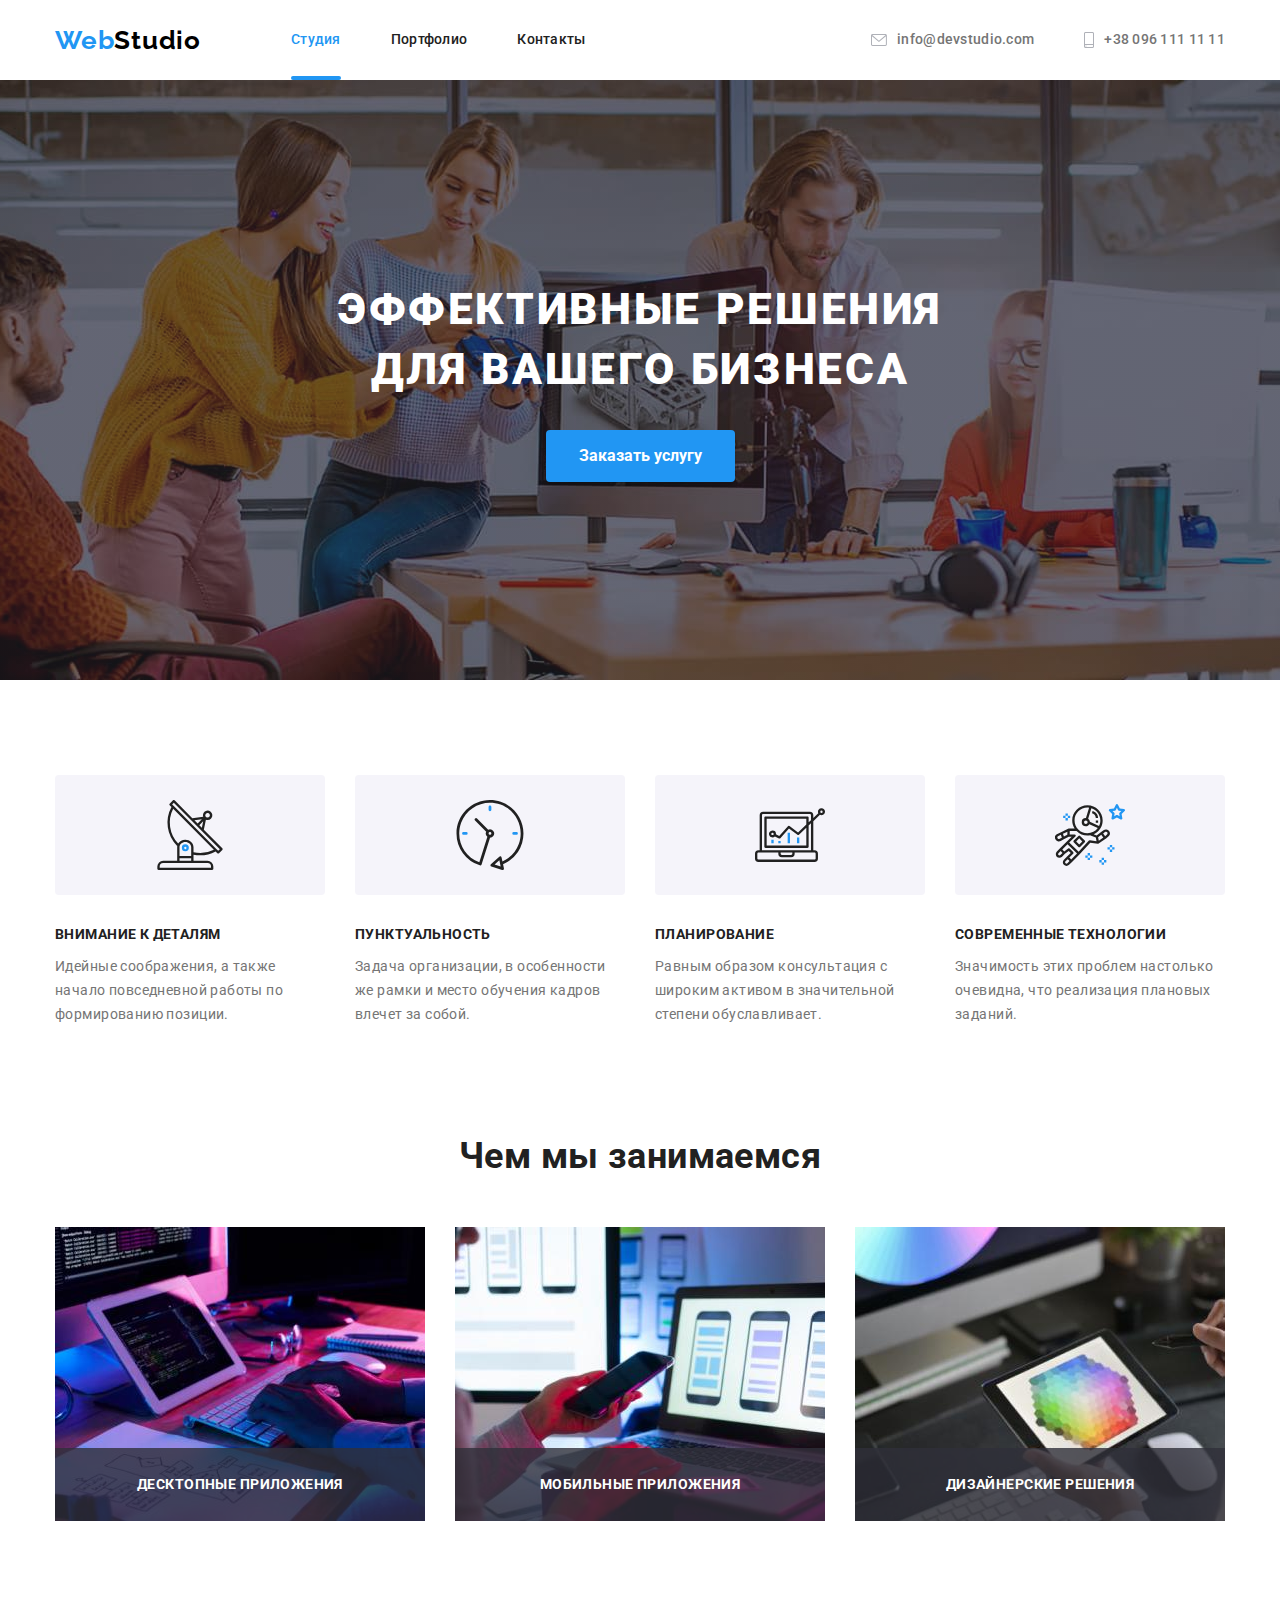
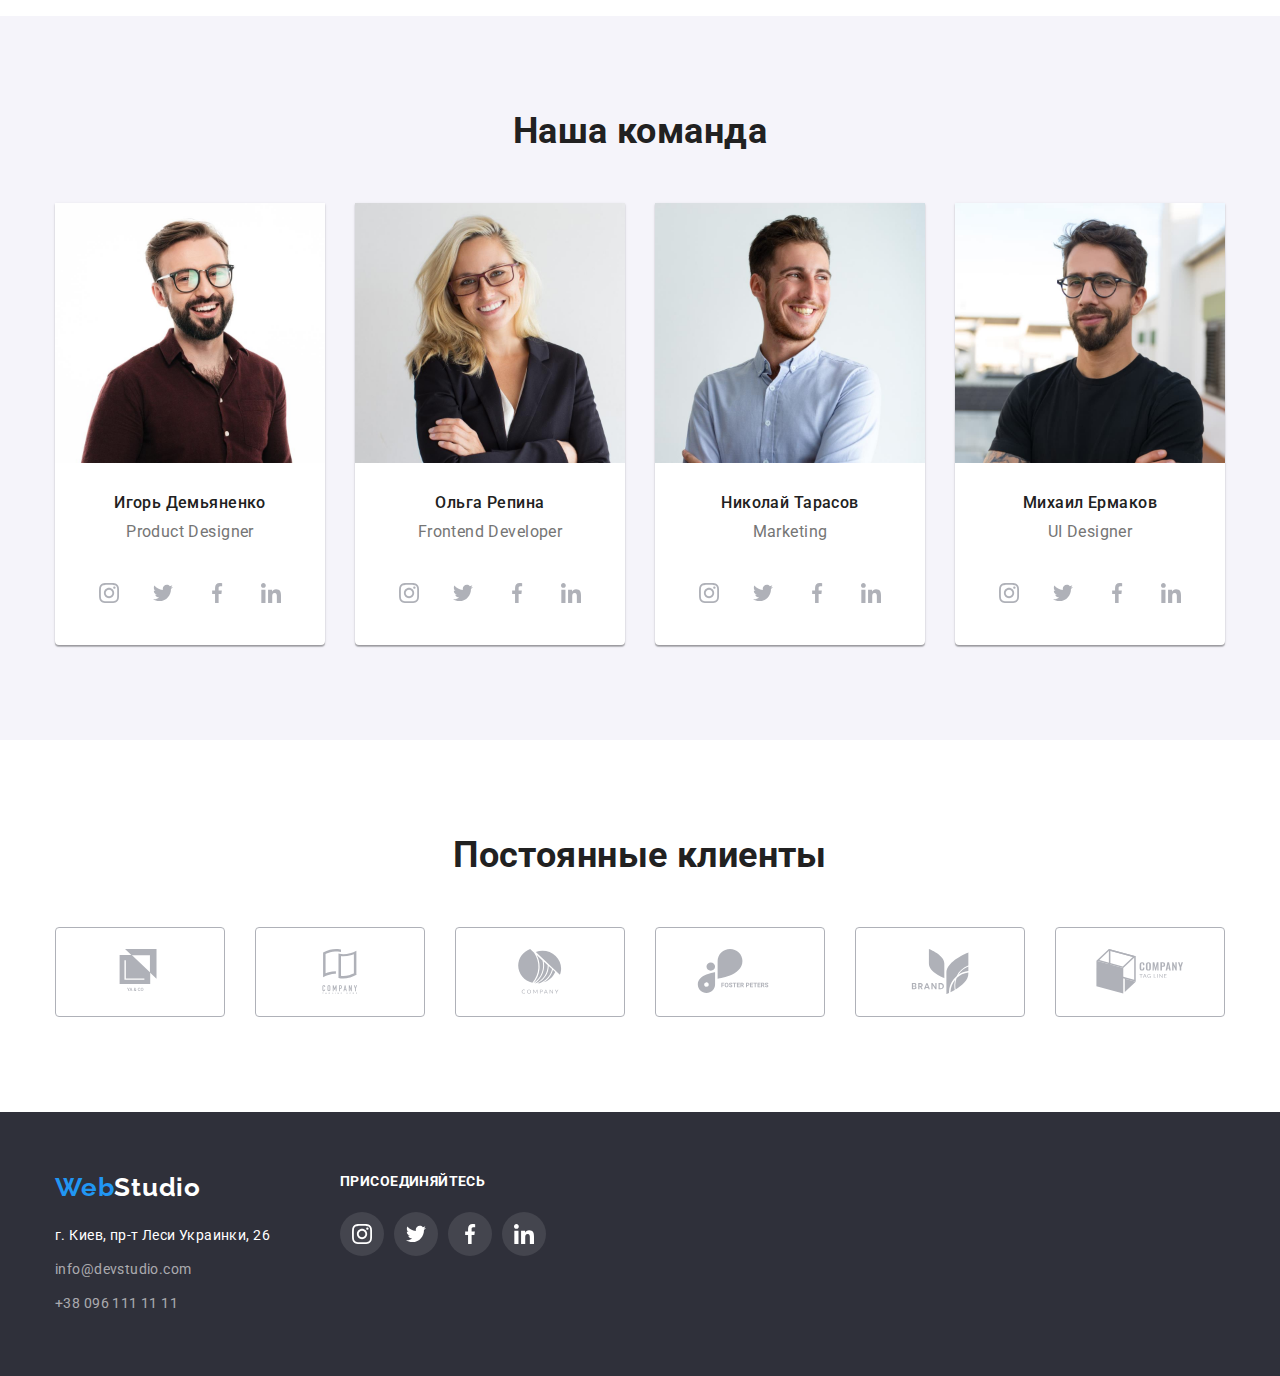
<file: index.html>
<!DOCTYPE html>
<html lang="ru">
  <head>
    <meta charset="UTF-8" />
    <meta name="viewport" content="width=device-width, initial-scale=1.0" />
    <title>WebStudio</title>
    <link
      href="https://fonts.googleapis.com/css2?family=Raleway:wght@700&family=Roboto:wght@400;500;700;900&display=swap"
      rel="stylesheet"
    />
    <link
      rel="stylesheet"
      href="https://cdnjs.cloudflare.com/ajax/libs/modern-normalize/1.0.0/modern-normalize.min.css"
    />
    <link rel="stylesheet" href="./CSS/style.css" />
  </head>
  <body>
    <!-- Шапка сайта -->
    <header class="header">
      <div class="container main-nav">
        <nav class="menu">
          <a href="./" class="link logo"><span>Web</span>Studio</a>
          <ul class="list">
            <li class="menu-item">
              <a href="./" class="link menu-item current">Студия</a>
            </li>
            <li class="menu-item">
              <a href="./portfolio.html" class="link menu-item">Портфолио</a>
            </li>
            <li class="menu-item">
              <a href="#contacts" class="link menu-item">Контакты</a>
            </li>
          </ul>
        </nav>
        <ul class="list cont">
          <li class="cont-item">
            <a href="mailto:info@devstudio.com" class="link contacts-header">
              <svg class="envelope-svg">
                <use href="./image/logo/sprite.svg#envelope"></use>
              </svg>
              info@devstudio.com</a
            >
          </li>
          <li class="cont-item">
            <a href="tel:+380961111111" class="link contacts-header">
              <svg class="smartphone-svg">
                <use href="./image/logo/sprite.svg#smartphone"></use>
              </svg>
              +38 096 111 11 11</a
            >
          </li>
        </ul>
      </div>
    </header>

    <main>
      <!-- Герой -->
      <section class="dark-bg hero overlay">
        <div class="container-hero">
          <h1 class="page-title">Эффективные решения для вашего бизнеса</h1>
          <button class="btn" title="button" data-modal-open>
            Заказать услугу
          </button>
        </div>
      </section>

      <!-- Наши преимущества -->
      <section class="section">
        <div class="container">
          <h2 class="visually-hidden">Наши преимущества</h2>
          <ul class="list grid">
            <li class="advantage-item">
              <h3 class="advantage-lable advantage-icon-1">
                Внимание к деталям
              </h3>
              <p>
                Идейные соображения, а также начало повседневной работы по
                формированию позиции.
              </p>
            </li>
            <li class="advantage-item advantage-icon-2">
              <h3 class="advantage-lable">Пунктуальность</h3>
              <p>
                Задача организации, в особенности же рамки и место обучения
                кадров влечет за собой.
              </p>
            </li>
            <li class="advantage-item advantage-icon-3">
              <h3 class="advantage-lable">Планирование</h3>
              <p>
                Равным образом консультация с широким активом в значительной
                степени обуславливает.
              </p>
            </li>
            <li class="advantage-item advantage-icon-4">
              <h3 class="advantage-lable">Современные технологии</h3>
              <p>
                Значимость этих проблем настолько очевидна, что реализация
                плановых заданий.
              </p>
            </li>
          </ul>
        </div>
      </section>

      <!-- Чем мы занимаемся -->
      <section class="section-example">
        <div class="container">
          <h2 class="section-title">Чем мы занимаемся</h2>
          <ul class="list grid">
            <li class="section-grid">
              <img
                src="./image/example-1.jpg"
                alt="Создание веб-сайта"
                width="370"
                height="294"
              />
              <div>
                <p class="advantage-lable">Десктопные приложения</p>
              </div>
            </li>
            <li class="section-grid">
              <img
                src="./image/example-2.jpg"
                alt="Создание мобильного приложения"
                width="370"
                height="294"
              />
              <div>
                <p class="advantage-lable">Мобильные приложения</p>
              </div>
            </li>
            <li class="section-grid">
              <img
                src="./image/example-3.jpg"
                alt="Графический дизайн"
                width="370"
                height="294"
              />
              <div>
                <p class="advantage-lable">Дизайнерские решения</p>
              </div>
            </li>
          </ul>
        </div>
      </section>

      <!-- Наша команда -->
      <section class="gray-bg section">
        <div class="container">
          <h2 class="section-title">Наша команда</h2>
          <ul class="list grid">
            <li class="card-grid">
              <img
                src="./image/people-1.jpg"
                alt="Игорь Демьяненко"
                width="270"
                height="260"
              />
              <h3 class="team-member">Игорь Демьяненко</h3>
              <p class="team-job" lang="en">Product Designer</p>
              <ul class="list join-list social-icons">
                <li class="join-item social-icons-item">
                  <a
                    href="http://instagram.com"
                    target="_blank"
                    rel="noopener noreferer"
                    aria-label="Instagram"
                    class="link social-icons-link"
                  >
                    <svg class="social-icons-svg">
                      <use href="./image/logo/sprite.svg#instagram"></use>
                    </svg>
                  </a>
                </li>
                <li class="join-item social-icons-item">
                  <a
                    href="http://twitter.com"
                    target="_blank"
                    rel="noopener noreferer"
                    aria-label="Twitter"
                    class="link social-icons-link"
                  >
                    <svg class="social-icons-svg">
                      <use href="./image/logo/sprite.svg#twitter"></use>
                    </svg>
                  </a>
                </li>
                <li class="join-item social-icons-item">
                  <a
                    href="http://facebook.com"
                    target="_blank"
                    rel="noopener noreferer"
                    aria-label="Facebook"
                    class="link social-icons-link"
                  >
                    <svg class="social-icons-svg">
                      <use href="./image/logo/sprite.svg#facebook"></use>
                    </svg>
                  </a>
                </li>
                <li class="join-item social-icons-item">
                  <a
                    href="http://linkedin.com"
                    target="_blank"
                    rel="noopener noreferer"
                    aria-label="Linkedin"
                    class="link social-icons-link"
                  >
                    <svg class="social-icons-svg">
                      <use href="./image/logo/sprite.svg#linkedin"></use>
                    </svg>
                  </a>
                </li>
              </ul>
            </li>

            <li class="card-grid">
              <img
                src="./image/people-2.jpg"
                alt="Ольга Репина"
                width="270"
                height="260"
              />
              <h3 class="team-member">Ольга Репина</h3>
              <p class="team-job" lang="en">Frontend Developer</p>
              <ul class="list join-list social-icons">
                <li class="join-item social-icons-item">
                  <a
                    href="http://instagram.com"
                    target="_blank"
                    rel="noopener noreferer"
                    aria-label="Instagram"
                    class="link social-icons-link"
                  >
                    <svg class="social-icons-svg">
                      <use href="./image/logo/sprite.svg#instagram"></use>
                    </svg>
                  </a>
                </li>
                <li class="join-item social-icons-item">
                  <a
                    href="http://twitter.com"
                    target="_blank"
                    rel="noopener noreferer"
                    aria-label="Twitter"
                    class="link social-icons-link"
                  >
                    <svg class="social-icons-svg">
                      <use href="./image/logo/sprite.svg#twitter"></use>
                    </svg>
                  </a>
                </li>
                <li class="join-item social-icons-item">
                  <a
                    href="http://facebook.com"
                    target="_blank"
                    rel="noopener noreferer"
                    aria-label="Facebook"
                    class="link social-icons-link"
                  >
                    <svg class="social-icons-svg">
                      <use href="./image/logo/sprite.svg#facebook"></use>
                    </svg>
                  </a>
                </li>
                <li class="join-item social-icons-item">
                  <a
                    href="http://linkedin.com"
                    target="_blank"
                    rel="noopener noreferer"
                    aria-label="Linkedin"
                    class="link social-icons-link"
                  >
                    <svg class="social-icons-svg">
                      <use href="./image/logo/sprite.svg#linkedin"></use>
                    </svg>
                  </a>
                </li>
              </ul>
            </li>

            <li class="card-grid">
              <img
                src="./image/people-3.jpg"
                alt="Николай Тарасов"
                width="270"
                height="260"
              />
              <h3 class="team-member">Николай Тарасов</h3>
              <p class="team-job" lang="en">Marketing</p>
              <ul class="list join-list social-icons">
                <li class="join-item social-icons-item">
                  <a
                    href="http://instagram.com"
                    target="_blank"
                    rel="noopener noreferer"
                    aria-label="Instagram"
                    class="link social-icons-link"
                  >
                    <svg class="social-icons-svg">
                      <use href="./image/logo/sprite.svg#instagram"></use>
                    </svg>
                  </a>
                </li>
                <li class="join-item social-icons-item">
                  <a
                    href="http://twitter.com"
                    target="_blank"
                    rel="noopener noreferer"
                    aria-label="Twitter"
                    class="link social-icons-link"
                  >
                    <svg class="social-icons-svg">
                      <use href="./image/logo/sprite.svg#twitter"></use>
                    </svg>
                  </a>
                </li>
                <li class="join-item social-icons-item">
                  <a
                    href="http://facebook.com"
                    target="_blank"
                    rel="noopener noreferer"
                    aria-label="Facebook"
                    class="link social-icons-link"
                  >
                    <svg class="social-icons-svg">
                      <use href="./image/logo/sprite.svg#facebook"></use>
                    </svg>
                  </a>
                </li>
                <li class="join-item social-icons-item">
                  <a
                    href="http://linkedin.com"
                    target="_blank"
                    rel="noopener noreferer"
                    aria-label="Linkedin"
                    class="link social-icons-link"
                  >
                    <svg class="social-icons-svg">
                      <use href="./image/logo/sprite.svg#linkedin"></use>
                    </svg>
                  </a>
                </li>
              </ul>
            </li>

            <li class="card-grid">
              <img
                src="./image/people-4.jpg"
                alt="Михаил Ермаков"
                width="270"
                height="260"
              />
              <h3 class="team-member">Михаил Ермаков</h3>
              <p class="team-job" lang="en">UI Designer</p>
              <ul class="list join-list social-icons">
                <li class="join-item social-icons-item">
                  <a
                    href="http://instagram.com"
                    target="_blank"
                    rel="noopener noreferer"
                    aria-label="Instagram"
                    class="link social-icons-link"
                  >
                    <svg class="social-icons-svg">
                      <use href="./image/logo/sprite.svg#instagram"></use>
                    </svg>
                  </a>
                </li>
                <li class="join-item social-icons-item">
                  <a
                    href="http://twitter.com"
                    target="_blank"
                    rel="noopener noreferer"
                    aria-label="Twitter"
                    class="link social-icons-link"
                  >
                    <svg class="social-icons-svg">
                      <use href="./image/logo/sprite.svg#twitter"></use>
                    </svg>
                  </a>
                </li>
                <li class="join-item social-icons-item">
                  <a
                    href="http://facebook.com"
                    target="_blank"
                    rel="noopener noreferer"
                    aria-label="Facebook"
                    class="link social-icons-link"
                  >
                    <svg class="social-icons-svg">
                      <use href="./image/logo/sprite.svg#facebook"></use>
                    </svg>
                  </a>
                </li>
                <li class="join-item social-icons-item">
                  <a
                    href="http://linkedin.com"
                    target="_blank"
                    rel="noopener noreferer"
                    aria-label="Linkedin"
                    class="link social-icons-link"
                  >
                    <svg class="social-icons-svg">
                      <use href="./image/logo/sprite.svg#linkedin"></use>
                    </svg>
                  </a>
                </li>
              </ul>
            </li>
          </ul>
        </div>
      </section>

      <!-- Постоянные клиенты -->
      <section class="section">
        <div class="container">
          <h2 class="section-title">Постоянные клиенты</h2>
          <ul class="list grid">
            <li class="clients-grid">
              <a href="" class="link clients-link">
                <svg class="clients-icons-svg">
                  <use href="./image/logo/sprite.svg#logo1"></use>
                </svg>
              </a>
            </li>
            <li class="clients-grid">
              <a href="" class="link clients-link">
                <svg class="clients-icons-svg">
                  <use href="./image/logo/sprite.svg#logo2"></use>
                </svg>
              </a>
            </li>
            <li class="clients-grid">
              <a href="" class="link clients-link">
                <svg class="clients-icons-svg">
                  <use href="./image/logo/sprite.svg#logo3"></use>
                </svg>
              </a>
            </li>
            <li class="clients-grid">
              <a href="" class="link clients-link">
                <svg class="clients-icons-svg">
                  <use href="./image/logo/sprite.svg#logo4"></use>
                </svg>
              </a>
            </li>
            <li class="clients-grid">
              <a href="" class="link clients-link">
                <svg class="clients-icons-svg">
                  <use href="./image/logo/sprite.svg#logo5"></use>
                </svg>
              </a>
            </li>
            <li class="clients-grid">
              <a href="" class="link clients-link">
                <svg class="clients-icons-svg">
                  <use href="./image/logo/sprite.svg#logo6"></use>
                </svg>
              </a>
            </li>
          </ul>
        </div>
      </section>
    </main>

    <!-- Подвал -->
    <footer id="contacts" class="dark-bg footer">
      <div class="container">
        <div>
          <a href="./" class="link logo"><span>Web</span>Studio</a>
          <address class="address">
            <ul class="list">
              <li class="list-item">
                <a
                  href="https://goo.gl/maps/w2ugVJ74QkEnHLpy7"
                  class="link contacts-adress"
                  >г. Киев, пр-т Леси Украинки, 26</a
                >
              </li>
              <li class="list-item">
                <a href="mailto:info@devstudio.com" class="link contacts-item"
                  >info@devstudio.com</a
                >
              </li>
              <li class="list-item">
                <a href="tel:+380961111111" class="link contacts-item"
                  >+38 096 111 11 11</a
                >
              </li>
            </ul>
          </address>
        </div>
        <div class="join">
          <p class="advantage-lable">присоединяйтесь</p>
          <ul class="list join-list social-icons">
            <li class="join-item social-icons-item">
              <a
                href="http://instagram.com"
                target="_blank"
                rel="noopener noreferer"
                aria-label="Instagram"
                class="link social-icons-link"
              >
                <svg class="social-icons-svg">
                  <use href="./image/logo/sprite.svg#instagram"></use>
                </svg>
              </a>
            </li>
            <li class="join-item social-icons-item">
              <a
                href="http://twitter.com"
                target="_blank"
                rel="noopener noreferer"
                aria-label="Twitter"
                class="link social-icons-link"
              >
                <svg class="social-icons-svg">
                  <use href="./image/logo/sprite.svg#twitter"></use>
                </svg>
              </a>
            </li>
            <li class="join-item social-icons-item">
              <a
                href="http://facebook.com"
                target="_blank"
                rel="noopener noreferer"
                aria-label="Facebook"
                class="link social-icons-link"
              >
                <svg class="social-icons-svg">
                  <use href="./image/logo/sprite.svg#facebook"></use>
                </svg>
              </a>
            </li>
            <li class="join-item social-icons-item">
              <a
                href="http://linkedin.com"
                target="_blank"
                rel="noopener noreferer"
                aria-label="Linkedin"
                class="link social-icons-link"
              >
                <svg class="social-icons-svg">
                  <use href="./image/logo/sprite.svg#linkedin"></use>
                </svg>
              </a>
            </li>
          </ul>
        </div>
      </div>
    </footer>

    <div class="backdrop is-hidden" data-modal>
      <div class="modal">
        <button data-modal-close class="btn-modal" title="button">
          <img src="./image/logo/close.svg" alt="&#10006;" width="11px" />
        </button>
      </div>
    </div>

    <script src="./js/modal.js"></script>
  </body>
</html>
</file>
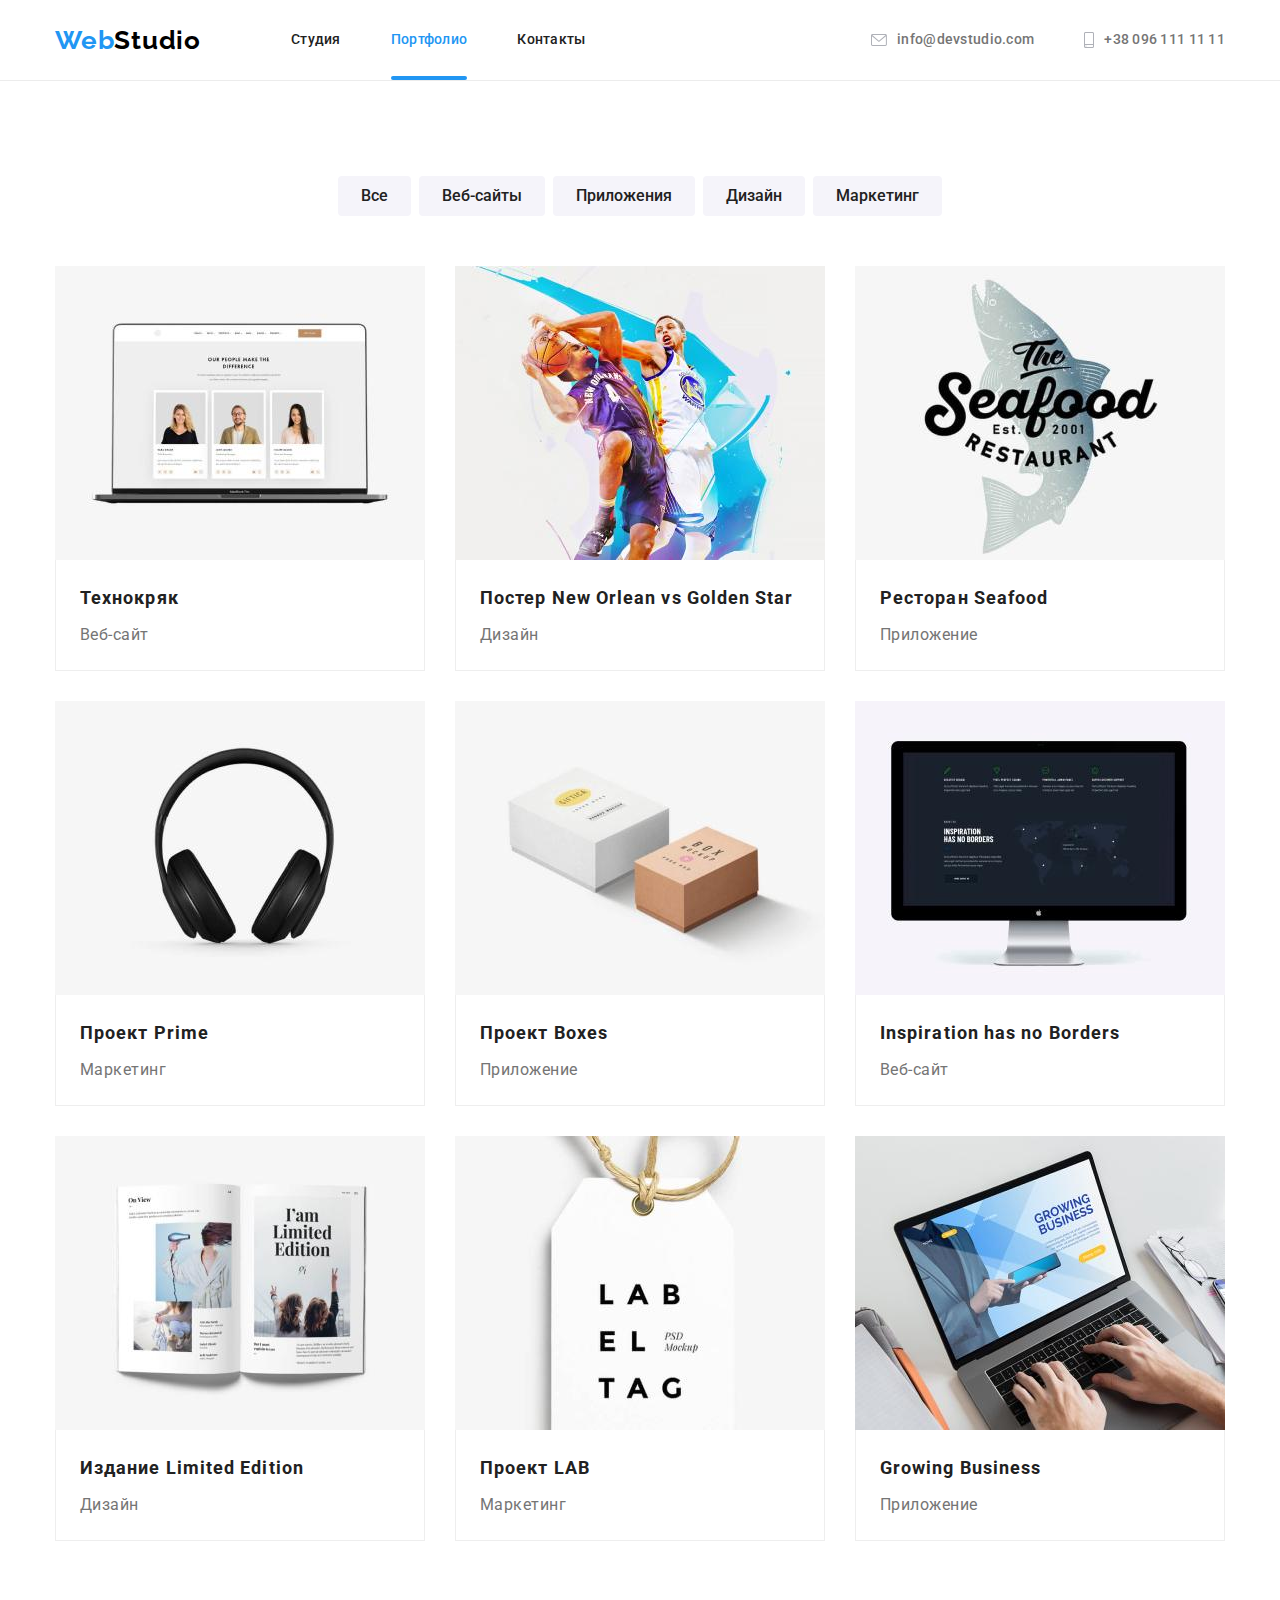
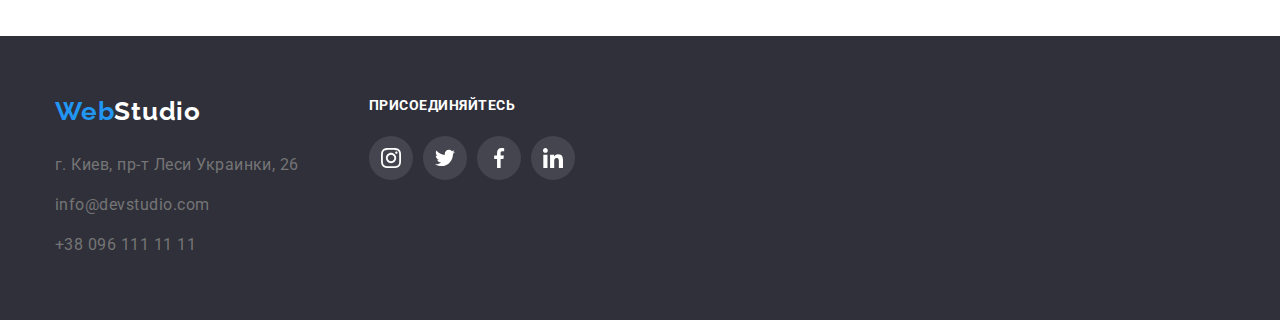
<file: portfolio.html>
<!DOCTYPE html>
<html lang="ru">
  <head>
    <meta charset="UTF-8" />
    <meta name="viewport" content="width=device-width, initial-scale=1.0" />
    <title>Портфолио</title>
    <link
      href="https://fonts.googleapis.com/css2?family=Raleway:wght@700&family=Roboto:wght@400;500;700;900&display=swap"
      rel="stylesheet"
    />
    <link
      rel="stylesheet"
      href="https://cdnjs.cloudflare.com/ajax/libs/modern-normalize/1.0.0/modern-normalize.min.css"
    />
    <link rel="stylesheet" href="./CSS/style-portfolio.css" />
  </head>
  <body>
    <!-- Шапка сайта -->
    <header class="header">
      <div class="container main-nav">
        <nav class="menu">
          <a href="./" class="link logo"><span>Web</span>Studio</a>
          <ul class="list">
            <li class="menu-item">
              <a href="./" class="link menu-item">Студия</a>
            </li>
            <li class="menu-item">
              <a href="./portfolio.html" class="link menu-item current"
                >Портфолио</a
              >
            </li>
            <li class="menu-item">
              <a href="#contacts" class="link menu-item">Контакты</a>
            </li>
          </ul>
        </nav>
        <ul class="list cont">
          <li class="cont-item">
            <a href="mailto:info@devstudio.com" class="link contacts-header">
              <svg class="envelope-svg">
                <use href="./image/logo/sprite.svg#envelope"></use>
              </svg>
              info@devstudio.com</a
            >
          </li>
          <li class="cont-item">
            <a href="tel:+380961111111" class="link contacts-header">
              <svg class="smartphone-svg">
                <use href="./image/logo/sprite.svg#smartphone"></use>
              </svg>
              +38 096 111 11 11</a
            >
          </li>
        </ul>
      </div>
    </header>

    <main>
      <!-- Примеры работ -->
      <section class="section">
        <div class="container">
          <h1 class="visually-hidden">Примеры работ</h1>
          <ul class="list filter">
            <li class="filter-tem">
              <button class="btn" title="button">Все</button>
            </li>
            <li class="filter-tem">
              <button class="btn" title="button">Веб-сайты</button>
            </li>
            <li class="filter-tem">
              <button class="btn" title="button">Приложения</button>
            </li>
            <li class="filter-tem">
              <button class="btn" title="button">Дизайн</button>
            </li>
            <li class="filter-tem">
              <button class="btn" title="button">Маркетинг</button>
            </li>
          </ul>
        </div>
        <div class="container">
          <ul class="list grid">
            <li class="grid-item">
              <a href="" class="link-grid">
                <div class="overlay-thumb">
                  <img
                    src="./image/projects-1.jpg"
                    alt="Страница веб-сайта"
                    width="370"
                    height="294"
                  />
                  <p class="overlay-lable">
                    Технокряк это современная площадка распространения
                    коронавируса. Компании используют эту платформу для
                    цифрового шпионажа и атак на защищённые сервера конкурентов.
                  </p>
                </div>
                <div class="description">
                  <h2 class="section-lable">Технокряк</h2>
                  <p>Веб-сайт</p>
                </div>
              </a>
            </li>
            <li class="grid-item">
              <a href="" class="link-grid">
                <div class="overlay-thumb">
                  <img
                    src="./image/projects-2.jpg"
                    alt="Постер"
                    width="370"
                    height="294"
                  />
                  <p class="overlay-lable">
                    Технокряк это современная площадка распространения
                    коронавируса. Компании используют эту платформу для
                    цифрового шпионажа и атак на защищённые сервера конкурентов.
                  </p>
                </div>
                <div class="description">
                  <h2 class="section-lable">
                    Постер <span lang="en">New Orlean vs Golden Star</span>
                  </h2>
                  <p>Дизайн</p>
                </div>
              </a>
            </li>
            <li class="grid-item">
              <a href="" class="link-grid">
                <div class="overlay-thumb">
                  <img
                    src="./image/projects-3.jpg"
                    alt="Постер"
                    width="370"
                    height="294"
                  />
                  <p class="overlay-lable">
                    Технокряк это современная площадка распространения
                    коронавируса. Компании используют эту платформу для
                    цифрового шпионажа и атак на защищённые сервера конкурентов.
                  </p>
                </div>
                <div class="description">
                  <h2 class="section-lable">
                    Ресторан <span lang="en"> Seafood</span>
                  </h2>
                  <p>Приложение</p>
                </div>
              </a>
            </li>
            <li class="grid-item">
              <a href="" class="link-grid">
                <div class="overlay-thumb">
                  <img
                    src="./image/projects-4.jpg"
                    alt="Постер"
                    width="370"
                    height="294"
                  />
                  <p class="overlay-lable">
                    Технокряк это современная площадка распространения
                    коронавируса. Компании используют эту платформу для
                    цифрового шпионажа и атак на защищённые сервера конкурентов.
                  </p>
                </div>
                <div class="description">
                  <h2 class="section-lable">
                    Проект <span lang="en">Prime</span>
                  </h2>
                  <p>Маркетинг</p>
                </div>
              </a>
            </li>
            <li class="grid-item">
              <a href="" class="link-grid">
                <div class="overlay-thumb">
                  <img
                    src="./image/projects-5.jpg"
                    alt="Постер"
                    width="370"
                    height="294"
                  />
                  <p class="overlay-lable">
                    Технокряк это современная площадка распространения
                    коронавируса. Компании используют эту платформу для
                    цифрового шпионажа и атак на защищённые сервера конкурентов.
                  </p>
                </div>
                <div class="description">
                  <h2 class="section-lable">
                    Проект <span lang="en">Boxes</span>
                  </h2>
                  <p>Приложение</p>
                </div>
              </a>
            </li>
            <li class="grid-item">
              <a href="" class="link-grid">
                <div class="overlay-thumb">
                  <img
                    src="./image/projects-6.jpg"
                    alt="Постер"
                    width="370"
                    height="294"
                  />
                  <p class="overlay-lable">
                    Технокряк это современная площадка распространения
                    коронавируса. Компании используют эту платформу для
                    цифрового шпионажа и атак на защищённые сервера конкурентов.
                  </p>
                </div>
                <div class="description">
                  <h2 class="section-lable" lang="en">
                    Inspiration has no Borders
                  </h2>
                  <p>Веб-сайт</p>
                </div>
              </a>
            </li>
            <li class="grid-item">
              <a href="" class="link-grid">
                <div class="overlay-thumb">
                  <img
                    src="./image/projects-7.jpg"
                    alt="Постер"
                    width="370"
                    height="294"
                  />
                  <p class="overlay-lable">
                    Технокряк это современная площадка распространения
                    коронавируса. Компании используют эту платформу для
                    цифрового шпионажа и атак на защищённые сервера конкурентов.
                  </p>
                </div>
                <div class="description">
                  <h2 class="section-lable">
                    Издание <span lang="en">Limited Edition</span>
                  </h2>
                  <p>Дизайн</p>
                </div>
              </a>
            </li>
            <li class="grid-item">
              <a href="" class="link-grid">
                <div class="overlay-thumb">
                  <img
                    src="./image/projects-8.jpg"
                    alt="Постер"
                    width="370"
                    height="294"
                  />
                  <p class="overlay-lable">
                    Технокряк это современная площадка распространения
                    коронавируса. Компании используют эту платформу для
                    цифрового шпионажа и атак на защищённые сервера конкурентов.
                  </p>
                </div>
                <div class="description">
                  <h2 class="section-lable">
                    Проект <span lang="en">LAB</span>
                  </h2>
                  <p>Маркетинг</p>
                </div>
              </a>
            </li>
            <li class="grid-item">
              <a href="" class="link-grid">
                <div class="overlay-thumb">
                  <img
                    src="./image/projects-9.jpg"
                    alt="Постер"
                    width="370"
                    height="294"
                  />
                  <p class="overlay-lable">
                    Технокряк это современная площадка распространения
                    коронавируса. Компании используют эту платформу для
                    цифрового шпионажа и атак на защищённые сервера конкурентов.
                  </p>
                </div>
                <div class="description">
                  <h2 class="section-lable" lang="en">Growing Business</h2>
                  <p>Приложение</p>
                </div>
              </a>
            </li>
          </ul>
        </div>
      </section>
    </main>

    <!-- Подвал -->
    <footer id="contacts" class="dark-bg footer">
      <div class="container">
        <div>
          <a href="./" class="link logo"><span>Web</span>Studio</a>
          <address class="address">
            <ul class="list">
              <li class="list-item">
                <a
                  href="https://goo.gl/maps/w2ugVJ74QkEnHLpy7"
                  class="link contacts-adress"
                  >г. Киев, пр-т Леси Украинки, 26</a
                >
              </li>
              <li class="list-item">
                <a href="mailto:info@devstudio.com" class="link contacts-item"
                  >info@devstudio.com</a
                >
              </li>
              <li class="list-item">
                <a href="tel:+380961111111" class="link contacts-item"
                  >+38 096 111 11 11</a
                >
              </li>
            </ul>
          </address>
        </div>
        <div class="join">
          <p class="advantage-lable">присоединяйтесь</p>
          <ul class="list join-list social-icons">
            <li class="join-item social-icons-item">
              <a
                href="http://instagram.com"
                target="_blank"
                rel="noopener noreferer"
                aria-label="Instagram"
                class="link social-icons-link"
              >
                <svg class="social-icons-svg">
                  <use href="./image/logo/sprite.svg#instagram"></use>
                </svg>
              </a>
            </li>
            <li class="join-item social-icons-item">
              <a
                href="http://twitter.com"
                target="_blank"
                rel="noopener noreferer"
                aria-label="Twitter"
                class="link social-icons-link"
              >
                <svg class="social-icons-svg">
                  <use href="./image/logo/sprite.svg#twitter"></use>
                </svg>
              </a>
            </li>
            <li class="join-item social-icons-item">
              <a
                href="http://facebook.com"
                target="_blank"
                rel="noopener noreferer"
                aria-label="Facebook"
                class="link social-icons-link"
              >
                <svg class="social-icons-svg">
                  <use href="./image/logo/sprite.svg#facebook"></use>
                </svg>
              </a>
            </li>
            <li class="join-item social-icons-item">
              <a
                href="http://linkedin.com"
                target="_blank"
                rel="noopener noreferer"
                aria-label="Linkedin"
                class="link social-icons-link"
              >
                <svg class="social-icons-svg">
                  <use href="./image/logo/sprite.svg#linkedin"></use>
                </svg>
              </a>
            </li>
          </ul>
        </div>
      </div>
    </footer>
  </body>
</html>
</file>
<file: CSS/style.css>
:root {
  --main-text-cl: #757575;
  --accent-cl: #2196f3;
  --black: #212121;
  --white: #ffffff;
  --bg-gray: #f5f4fa;
  --bg-dark: #2f303a;
  --icon: #afb1b8;
}

html {
  box-sizing: border-box;
}

*,
*::before,
*::after {
  box-sizing: inherit;
}

h1,
h2,
h3 {
  margin-top: 0;
  margin-bottom: 0;
}

p {
  margin-top: 0;
}

body {
  font-family: "Roboto", sans-serif;
  font-weight: 400;
  font-size: 14px;
  line-height: 1.71;
  letter-spacing: 0.03em;
  color: var(--main-text-cl);
  background-color: var(--white);
}

address {
  font-style: normal;
}

img {
  display: block;
}

/* Задает фон */
.gray-bg {
  background-color: var(--bg-gray);
}

.dark-bg {
  background-color: var(--bg-dark);
}

/* Основые свойства ссылок */
.link {
  color: inherit;
  text-decoration: none;
}

.link:hover,
.link:focus {
  color: var(--accent-cl);
  transition: 250ms cubic-bezier(0.4, 0, 0.2, 1);
}

.list {
  list-style: none;
  padding: 0;
  margin: 0;
}

.container {
  margin-left: auto;
  margin-right: auto;
  width: 1200px;
  padding-right: 15px;
  padding-left: 15px;
  /* outline: 2px solid teal; */
}

/* Шапка сайта */
.main-nav {
  display: flex;
  align-items: center;
}

.menu {
  display: flex;
  align-items: center;
}

.menu .list {
  display: flex;
}

.logo {
  font-family: "Raleway", sans-serif;
  font-weight: 700;
  font-size: 26px;
  line-height: 1.19;
  letter-spacing: 0.03em;
  color: #000000;
}

.logo > span {
  color: var(--accent-cl);
}

.header .logo {
  margin-right: 90px;
}

.menu-item {
  font-weight: 500;
  font-size: 14px;
  line-height: 1.14;
  letter-spacing: 0.02em;
  color: var(--black);
}

.menu-item:not(:last-child) {
  margin-right: 50px;
}

.menu-item .link {
  display: block;
  /* Паддинги добавлены для большей области действия хувера */
  padding-top: 32px;
  padding-bottom: 32px;
}

.current {
  position: relative;
  color: var(--accent-cl);
}

.current::after {
  position: absolute;
  left: 0;
  bottom: 0;

  content: "";
  display: block;
  width: 100%;
  height: 4px;
  background-color: var(--accent-cl);
  border-radius: 2px;
}

.cont {
  display: flex;
  margin-left: auto;
}

.contacts-header {
  display: flex;
  align-items: center;
  /* Паддинги добавлены для большей области действия хувера */
  padding-top: 32px;
  padding-bottom: 32px;

  font-weight: 500;
  font-size: 14px;
  line-height: 1.14;
  letter-spacing: 0.02em;
}

.cont-item:not(:last-child) {
  margin-right: 50px;
}

.envelope-svg {
  height: 12px;
  width: 16px;
  margin-right: 10px;
  fill: var(--icon);
}

.smartphone-svg {
  height: 16px;
  width: 10px;
  margin-right: 10px;
  fill: var(--icon);
}

.contacts-header:hover,
.contacts-header:focus {
  border-color: var(--accent-cl);
  transition: 250ms cubic-bezier(0.4, 0, 0.2, 1);
}

.contacts-header:hover .envelope-svg,
.contacts-header:focus .envelope-svg {
  fill: var(--accent-cl);
  transition: 250ms cubic-bezier(0.4, 0, 0.2, 1);
}

.contacts-header:hover .smartphone-svg,
.contacts-header:focus .smartphone-svg {
  fill: var(--accent-cl);
  transition: 250ms cubic-bezier(0.4, 0, 0.2, 1);
}

/* Герой */

.container-hero {
  width: 696px;
  margin-left: auto;
  margin-right: auto;
}

.hero {
  text-align: center;
  padding-top: 200px;
}

.overlay {
  height: 600px;
  margin-left: auto;
  margin-right: auto;
  background-image: linear-gradient(
      to right,
      rgba(47, 48, 58, 0.4),
      rgba(47, 48, 58, 0.4)
    ),
    url("../image/hero.jpg");
  background-repeat: no-repeat;
  background-size: cover;
  background-position: center;
}

.page-title {
  font-weight: 900;
  font-size: 44px;
  line-height: 1.36;
  letter-spacing: 0.06em;
  text-transform: uppercase;
  color: var(--white);
}

.btn {
  display: inline-block;
  border: 1px solid transparent;
  margin-top: 30px;
  margin-bottom: 200px;

  box-shadow: 0px 4px 4px rgba(0, 0, 0, 0.15);
  border-radius: 4px;
  padding-top: 10px;
  padding-bottom: 10px;
  padding-left: 32px;
  padding-right: 32px;

  font-family: "Roboto", sans-serif;
  font-weight: 700;
  font-size: 16px;
  line-height: 1.87;
  color: var(--white);
  background-color: var(--accent-cl);
}

/* Наши преимущества */
.section {
  padding-top: 95px;
  padding-bottom: 95px;
}

.visually-hidden {
  position: absolute !important;
  clip: rect(1px 1px 1px 1px);
  clip: rect(1px, 1px, 1px, 1px);
  padding: 0 !important;
  border: 0 !important;
  height: 1px !important;
  width: 1px !important;
  overflow: hidden;
}

.grid {
  display: flex;
  flex-wrap: wrap;
  margin-right: -30px;
}

.advantage-item {
  margin-right: 30px;
  flex-basis: calc(100% / 4 - 30px);
}

.advantage-lable {
  margin-bottom: 10px;

  font-weight: 700;
  font-size: 14px;
  line-height: 1.42;
  text-transform: uppercase;
  color: var(--black);
}

.advantage-icon-1::before {
  display: flex;
  content: "";
  height: 120px;
  width: 270px;
  margin-bottom: 30px;

  background: #f5f4fa;
  border-radius: 4px;
  background-image: url("../image/logo/antenna.svg");
  background-size: 70px;
  background-repeat: no-repeat;
  background-position: center;
}

.advantage-icon-2::before {
  display: flex;
  content: "";
  height: 120px;
  width: 270px;
  margin-bottom: 30px;

  background: #f5f4fa;
  border-radius: 4px;
  background-image: url("../image/logo/clock.svg");
  background-size: 70px;
  background-repeat: no-repeat;
  background-position: center;
}
.advantage-icon-3::before {
  display: flex;
  content: "";
  height: 120px;
  width: 270px;
  margin-bottom: 30px;

  background: #f5f4fa;
  border-radius: 4px;
  background-image: url("../image/logo/diagram.svg");
  background-size: 70px;
  background-repeat: no-repeat;
  background-position: center;
}
.advantage-icon-4::before {
  display: flex;
  content: "";
  height: 120px;
  width: 270px;
  margin-bottom: 30px;

  background: #f5f4fa;
  border-radius: 4px;
  background-image: url("../image/logo/astronaut.svg");
  background-size: 70px;
  background-repeat: no-repeat;
  background-position: center;
}

/* Чем мы занимаемся */
.section-example {
  padding-bottom: 95px;
}

.section-title {
  margin-bottom: 50px;

  font-weight: 700;
  font-size: 36px;
  line-height: 1.16;
  text-align: center;
  color: var(--black);
}

.section-grid {
  position: relative;

  margin-right: 30px;
  flex-basis: calc(100% / 3 - 30px);
}

.section-grid .advantage-lable {
  position: absolute;
  left: 0;
  bottom: 0;
  width: 100%;

  padding-top: 27px;
  padding-bottom: 27px;
  margin-bottom: 0;

  text-align: center;
  background: rgba(47, 48, 58, 0.8);
  color: var(--white);
}

/* Наша команда */

.card-grid {
  margin-right: 30px;
  flex-basis: calc(100% / 4 - 30px);

  text-align: center;
  box-shadow: 0px 1px 3px rgba(0, 0, 0, 0.12), 0px 1px 1px rgba(0, 0, 0, 0.14),
    0px 2px 1px rgba(0, 0, 0, 0.2);
  border-radius: 0px 0px 4px 4px;
  background: var(--white);
}

.team-member {
  margin-top: 30px;
  margin-bottom: 10px;

  font-weight: 500;
  font-size: 16px;
  line-height: 1.187;
  color: var(--black);
}

.team-job {
  margin-bottom: 30px;

  font-weight: 400;
  font-size: 16px;
  line-height: 1.187;
}

.join-list {
  display: flex;
  justify-content: center;
}

.join-list .join-item {
  margin-bottom: 30px;
}

.join-item:not(:last-child) {
  margin-right: 10px;
}

.social-icons {
  display: flex;
}

.social-icons-link {
  display: flex;
  justify-content: center;
  align-items: center;
  width: 44px;
  height: 44px;

  background-color: var(--white);
  border-radius: 50%;
}

.social-icons-svg {
  width: 20px;
  height: 20px;
  fill: var(--icon);
}

.social-icons-link:hover,
.social-icons-link:focus {
  background-color: var(--accent-cl);
  transition: 250ms cubic-bezier(0.4, 0, 0.2, 1);
}

.social-icons-link:hover .social-icons-svg,
.social-icons-link:focus .social-icons-svg {
  fill: var(--white);
  transition: 250ms cubic-bezier(0.4, 0, 0.2, 1);
}

/* Постоянные клиенты */

.clients-grid {
  margin-right: 30px;
  flex-basis: calc(100% / 6 - 30px);
}

.clients-link {
  display: flex;
  justify-content: center;
  align-items: center;

  width: 170px;
  height: 90px;
  text-align: center;
  border: 1px solid var(--icon);
  border-radius: 4px;
}

.clients-icons-svg {
  height: 45px;
  fill: var(--icon);
}

.clients-link:hover,
.clients-link:focus {
  border-color: var(--accent-cl);
  transition: 250ms cubic-bezier(0.4, 0, 0.2, 1);
}

.clients-link:hover .clients-icons-svg,
.clients-link:focus .clients-icons-svg {
  fill: var(--accent-cl);
  transition: 250ms cubic-bezier(0.4, 0, 0.2, 1);
}

/* Подвал */

.dark-bg .logo {
  color: var(--white);
}

.dark-bg .advantage-lable {
  color: var(--white);
  margin-bottom: 20px;
}

.footer {
  padding-top: 60px;
  padding-bottom: 60px;
}

.footer .container {
  display: flex;
}

.footer .address {
  margin-top: 20px;
}

.contacts-adress {
  font-weight: 400;
  font-size: 14px;
  line-height: 1.71;
  color: var(--white);
}

.contacts-item {
  font-weight: 400;
  font-size: 14px;
  line-height: 1.71;
  color: rgba(255, 255, 255, 0.6);
}

.list-item:not(:last-child) {
  margin-bottom: 10px;
}

.join {
  margin-left: 70px;
}

.footer .social-icons-link {
  background-color: rgba(255, 255, 255, 0.1);
}

.footer .social-icons-svg {
  fill: var(--white);
}

.social-icons-link:hover,
.social-icons-link:focus {
  background-color: var(--accent-cl);
  transition: 250ms cubic-bezier(0.4, 0, 0.2, 1);
}

.backdrop {
  position: fixed;
  top: 0;
  left: 0;
  width: 100%;
  height: 100%;
  background: rgba(0, 0, 0, 0.2);
  transition: opacity 250ms cubic-bezier(0.4, 0, 0.2, 1);
}

.backdrop.is-hidden {
  opacity: 0;
  pointer-events: none;
  transition: opacity 250ms cubic-bezier(0.4, 0, 0.2, 1);
}

.modal {
  position: absolute;
  top: 50%;
  left: 50%;
  transform: translate(-50%, -50%);

  height: 581px;
  width: 528px;
  padding: 8px;

  background: var(--white);
  box-shadow: 0px 1px 3px rgba(0, 0, 0, 0.12), 0px 1px 1px rgba(0, 0, 0, 0.14),
    0px 2px 1px rgba(0, 0, 0, 0.2);
  border-radius: 4px;
}

.btn-modal {
  position: absolute;
  top: 8px;
  right: 8px;

  display: flex;
  justify-content: center;
  align-items: center;

  height: 30px;
  width: 30px;

  border: 1px solid rgba(0, 0, 0, 0.1);
  border-radius: 50%;
  background-color: var(--white);
}
</file>
<file: CSS/style-portfolio.css>
:root {
  --main-text-cl: #757575;
  --accent-cl: #2196f3;
  --black: #212121;
  --white: #ffffff;
  --gray: #f5f4fa;
  --bg-dark: #2f303a;
  --icon: #afb1b8;
}

html {
  box-sizing: border-box;
}

*,
*::before,
*::after {
  box-sizing: inherit;
}

h1,
h2,
h3,
p {
  margin-top: 0;
  margin-bottom: 0;
}

body {
  font-family: "Roboto", sans-serif;
  font-weight: 400;
  font-size: 16px;
  line-height: 1.875;
  letter-spacing: 0.03em;
  color: var(--main-text-cl);
}

address {
  font-style: normal;
}

img {
  display: block;
}

/* Задает фон */
.white-bg {
  background-color: var(--white);
}

.dark-bg {
  background-color: var(--bg-dark);
}

/* Основые свойства ссылок */
.link {
  color: inherit;
  text-decoration: none;
}

.link:hover,
.link:focus {
  color: var(--accent-cl);
  transition: 250ms cubic-bezier(0.4, 0, 0.2, 1);
}

.list {
  list-style: none;
  padding: 0;
  margin: 0;
}

.container {
  margin-left: auto;
  margin-right: auto;
  width: 1200px;
  padding-right: 15px;
  padding-left: 15px;
  /* outline: 2px solid teal; */
}

/* Header */
.header {
  border-bottom: 1px solid #ececec;
}

.main-nav {
  display: flex;
  align-items: center;
}

.menu {
  display: flex;
  align-items: center;
}

.menu .list {
  display: flex;
}

.logo {
  font-family: "Raleway", sans-serif;
  font-weight: 700;
  font-size: 26px;
  line-height: 1.19;
  letter-spacing: 0.03em;
  color: #000000;
}

.logo > span {
  color: var(--accent-cl);
}

.header .logo {
  margin-right: 90px;
}

.menu-item {
  font-weight: 500;
  font-size: 14px;
  line-height: 1.14;
  letter-spacing: 0.02em;
  color: var(--black);
}

.menu-item:not(:last-child) {
  margin-right: 50px;
}

.menu-item .link {
  display: block;
  /* Паддинги добавлены для большей области действия хувера */
  padding-top: 32px;
  padding-bottom: 32px;
}

.current {
  position: relative;
  color: var(--accent-cl);
}

.current::after {
  position: absolute;
  left: 0;
  bottom: 0;

  content: "";
  display: block;
  width: 100%;
  height: 4px;
  background-color: var(--accent-cl);
  border-radius: 2px;
}

.cont {
  display: flex;
  margin-left: auto;
}

.contacts-header {
  display: flex;
  align-items: center;
  /* Паддинги добавлены для большей области действия хувера */
  padding-top: 32px;
  padding-bottom: 32px;

  font-weight: 500;
  font-size: 14px;
  line-height: 1.14;
  letter-spacing: 0.02em;
}

.cont-item:not(:last-child) {
  margin-right: 50px;
}

.envelope-svg {
  height: 12px;
  width: 16px;
  margin-right: 10px;
  fill: var(--icon);
}

.smartphone-svg {
  height: 16px;
  width: 10px;
  margin-right: 10px;
  fill: var(--icon);
}

.contacts-header:hover,
.contacts-header:focus {
  border-color: var(--accent-cl);
  transition: 250ms cubic-bezier(0.4, 0, 0.2, 1);
}

.contacts-header:hover .envelope-svg,
.contacts-header:focus .envelope-svg {
  fill: var(--accent-cl);
  transition: 250ms cubic-bezier(0.4, 0, 0.2, 1);
}

.contacts-header:hover .smartphone-svg,
.contacts-header:focus .smartphone-svg {
  fill: var(--accent-cl);
  transition: 250ms cubic-bezier(0.4, 0, 0.2, 1);
}

/* Примеры работ */

.section {
  padding-top: 95px;
  padding-bottom: 95px;
}

.visually-hidden {
  position: absolute !important;
  clip: rect(1px 1px 1px 1px);
  clip: rect(1px, 1px, 1px, 1px);
  padding: 0 !important;
  border: 0 !important;
  height: 1px !important;
  width: 1px !important;
  overflow: hidden;
}

.btn {
  display: inline-block;
  padding: 6px 22px;

  border: 1px solid transparent;
  border-radius: 4px;

  font-family: "Roboto", sans-serif;
  font-weight: 500;
  font-size: 16px;
  line-height: 1.62;
  text-align: center;
  color: var(--black);
  background-color: var(--gray);
}

.btn:hover,
.btn:focus {
  color: var(--white);
  background-color: var(--accent-cl);
  transition: 250ms cubic-bezier(0.4, 0, 0.2, 1);
}

.filter {
  display: flex;
  justify-content: center;

  margin-bottom: 50px;
}

.filter-tem:not(:last-child) {
  margin-right: 8px;
}

.description {
  padding-top: 20px;
  padding-bottom: 20px;
  padding-right: 24px;
  padding-left: 24px;
  border-left: 1px solid #eeeeee;
  border-right: 1px solid #eeeeee;
  border-bottom: 1px solid #eeeeee;
}

.section-lable {
  margin-bottom: 4px;

  font-weight: 700;
  font-size: 18px;
  line-height: 2;
  letter-spacing: 0.06em;
  color: var(--black);
}

.grid {
  display: flex;
  flex-wrap: wrap;
  margin-right: -30px;
}

.grid-item {
  margin-right: 30px;
  flex-basis: calc(100% / 3 - 30px);
  background: var(--white);
}

.grid-item:not(:nth-last-child(-n + 3)) {
  margin-bottom: 30px;
}

.link-grid {
  display: block;
  text-decoration: none;
}

.link-grid:visited {
  color: var(--main-text-cl);
}

.link-grid:hover,
.link-grid:focus {
  box-shadow: 0px 1px 1px rgba(0, 0, 0, 0.12), 0px 4px 4px rgba(0, 0, 0, 0.06),
    1px 4px 6px rgba(0, 0, 0, 0.16);
  transition: 250ms cubic-bezier(0.4, 0, 0.2, 1);
}

.overlay-thumb {
  position: relative;
  overflow: hidden;
}

.overlay-lable {
  position: absolute;
  top: 0;
  left: 0;
  width: 100%;
  transform: translateY(100%);

  display: block;
  padding: 64px 24px;
  font-size: 18px;
  line-height: 1.56;
  color: var(--white);
  background: rgba(33, 150, 243, 0.9);

  opacity: 0;
  transition: transform 250ms cubic-bezier(0.4, 0, 0.2, 1);
}

.link-grid:hover .overlay-lable {
  transform: translateY(0%);
  opacity: 1;
}

/* Подвал */
.dark-bg .logo {
  color: var(--white);
}

.footer {
  padding-top: 60px;
  padding-bottom: 60px;
}

.footer .container {
  display: flex;
}

.footer .address {
  margin-top: 20px;
}

.advantage-lable {
  margin-bottom: 20px;

  font-weight: 700;
  font-size: 14px;
  line-height: 1.42;
  text-transform: uppercase;
  color: var(--white);
}

.list-item:not(:last-child) {
  margin-bottom: 10px;
}

.join {
  margin-left: 70px;
}

.join-list {
  display: flex;
  justify-content: center;
}

.join-list .join-item {
  margin-bottom: 30px;
}

.join-item:not(:last-child) {
  margin-right: 10px;
}

.social-icons-link {
  display: flex;
  justify-content: center;
  align-items: center;
  width: 44px;
  height: 44px;

  background-color: rgba(255, 255, 255, 0.1);
  border-radius: 50%;
}

.social-icons-svg {
  width: 20px;
  height: 20px;
  fill: var(--white);
}

.social-icons-link:hover,
.social-icons-link:focus {
  background-color: var(--accent-cl);
  transition: 250ms cubic-bezier(0.4, 0, 0.2, 1);
}
</file>
